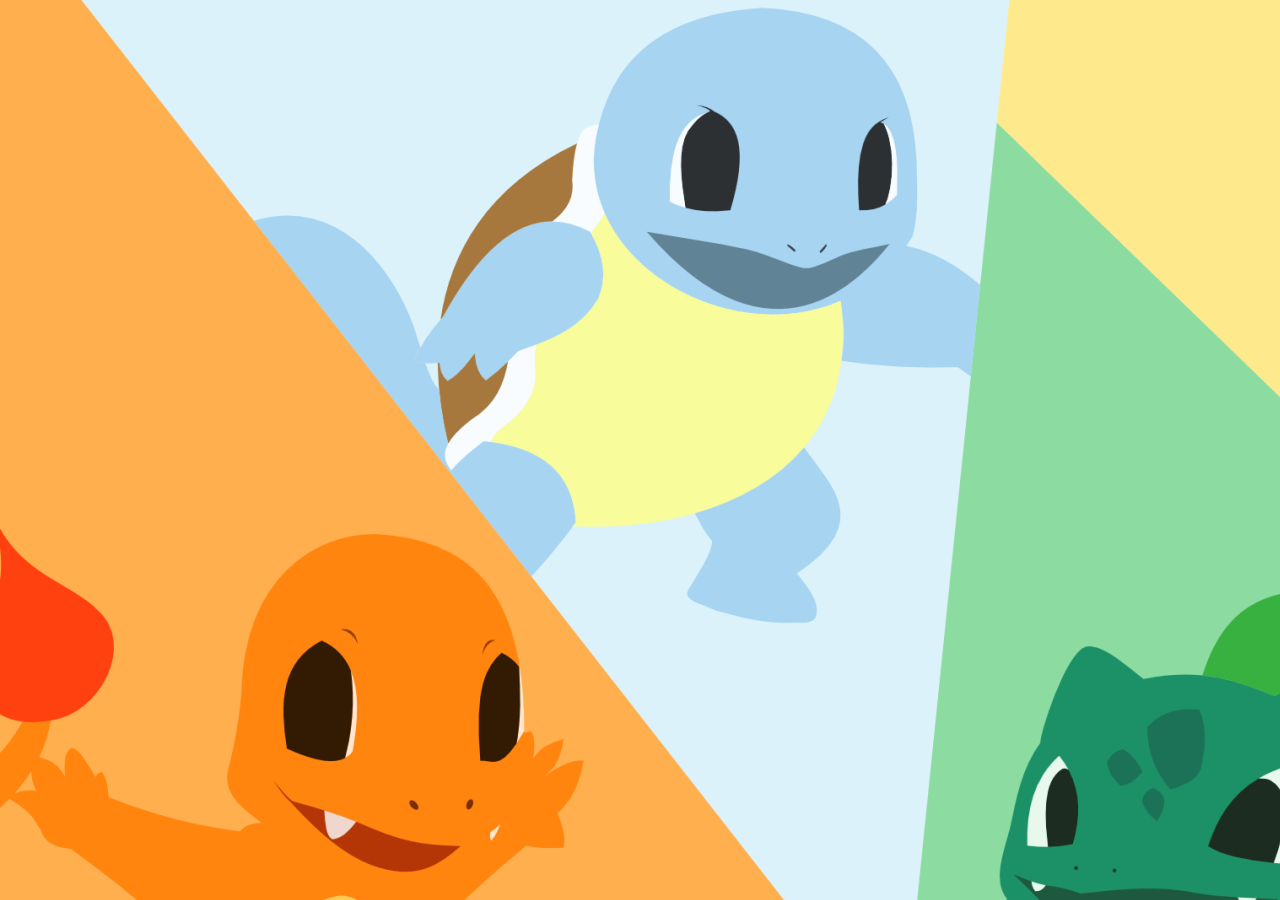
<file: pokemon_info.html>
<!doctype html>
<html lang="pl">
        <head>
            <meta charset="UTF-8">
            <meta name="description" content="To jest nasz pierwszy projekt">
            <meta name="author" content="Michał Kurowski">
            <meta name="viewport" content="width=device-width, initial-scale=1.0, maximum-scale=1.0, user-scalable=no">
            <title>Pokemony</title>
            <link rel="shortcut icon" href="zdjecia/Poke-Ball.ico">
            <link rel="stylesheet" href="style.css">
        </head>
    <body>
        
    </body>

</html>
</file>
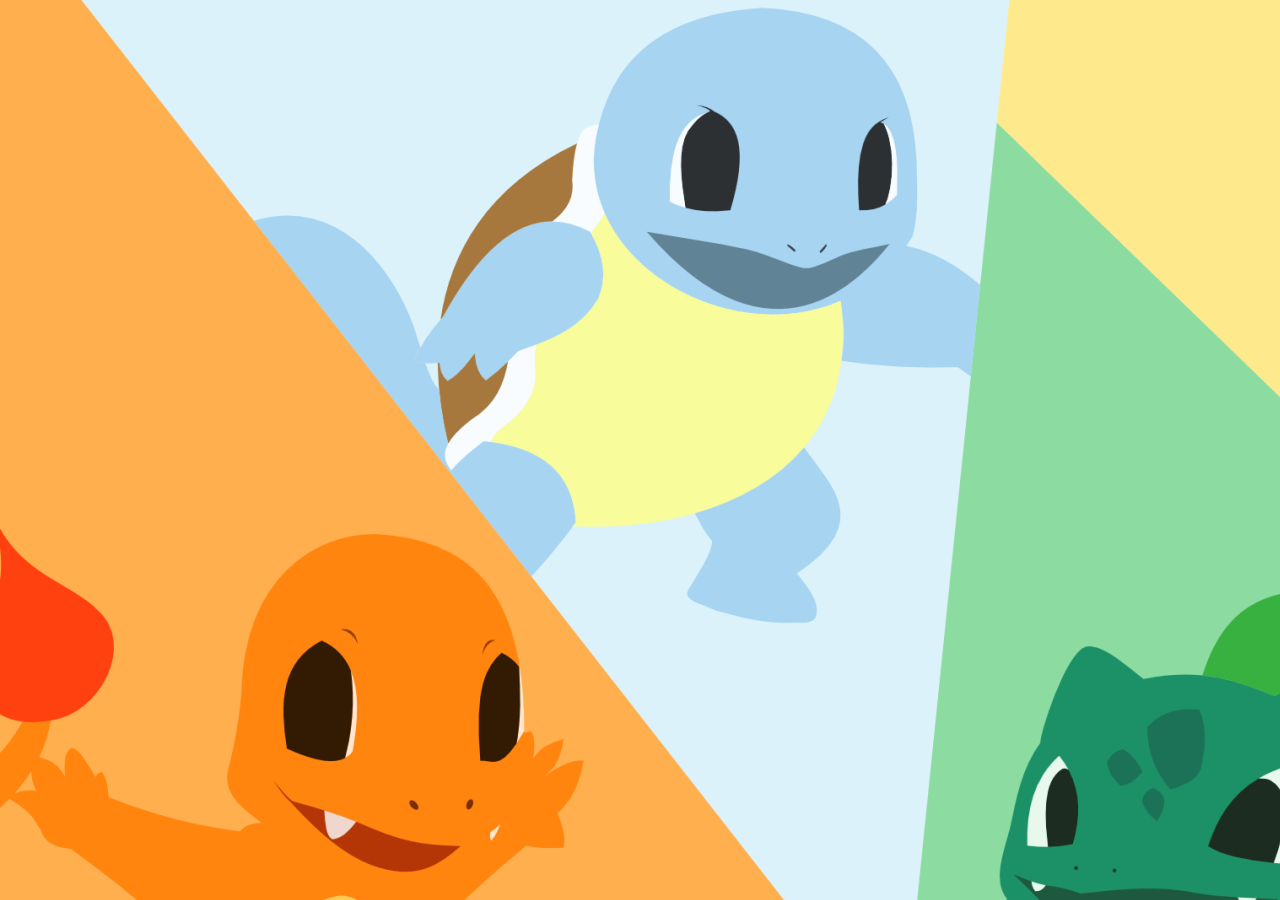
<file: pokemon_list.html>
<!doctype html>
<html lang="pl">
        <head>
            <meta charset="UTF-8">
            <meta name="description" content="To jest nasz pierwszy projekt">
            <meta name="author" content="Michał Kurowski">
            <meta name="viewport" content="width=device-width, initial-scale=1.0, maximum-scale=1.0, user-scalable=no">
            <meta http-equiv="X-UA-Compatible" content="ie=edge" />
            <link rel="shortcut icon" href="zdjecia/Poke-Ball.ico">
            <link rel="stylesheet" href="style.css">
            <title>Lista Pokemonów</title>
        </head>
    <body>
      

          
    </body>

</html>
</file>
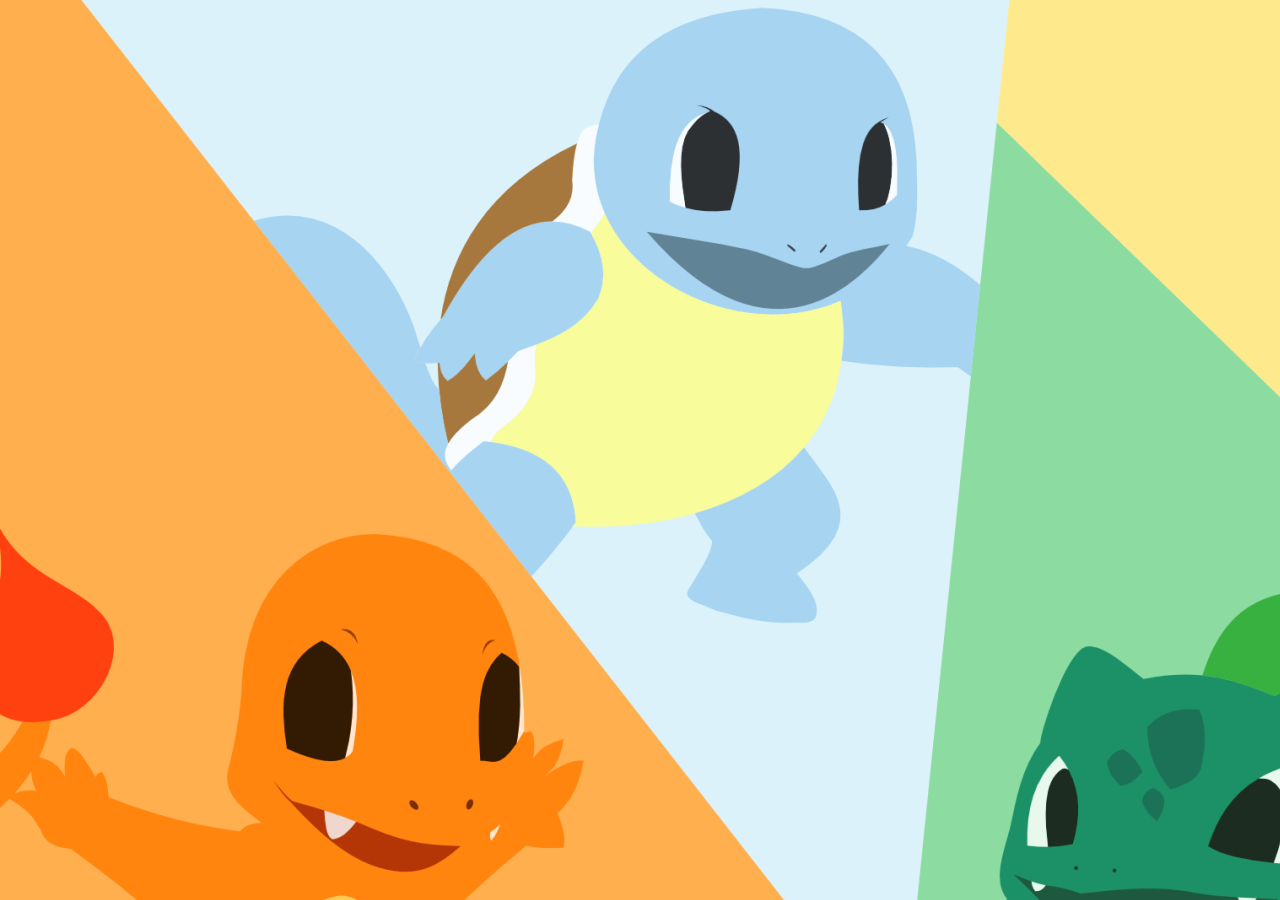
<file: pokemon_type.html>
<!doctype html>
<html lang="pl">
        <head>
            <meta charset="UTF-8">
            <meta name="description" content="To jest nasz pierwszy projekt">
            <meta name="author" content="Michał Kurowski">
            <meta name="viewport" content="width=device-width, initial-scale=1.0, maximum-scale=1.0, user-scalable=no">
            <title>Typy Pokemonów</title>
            <link rel="shortcut icon" href="zdjecia/Poke-Ball.ico">
            <link rel="stylesheet" href="style.css">
        </head>
    <body>
        
    </body>

</html>
</file>
<file: style.css>
body {
    background-image: url(zdjecia/tlo.png);
    }
</file>
